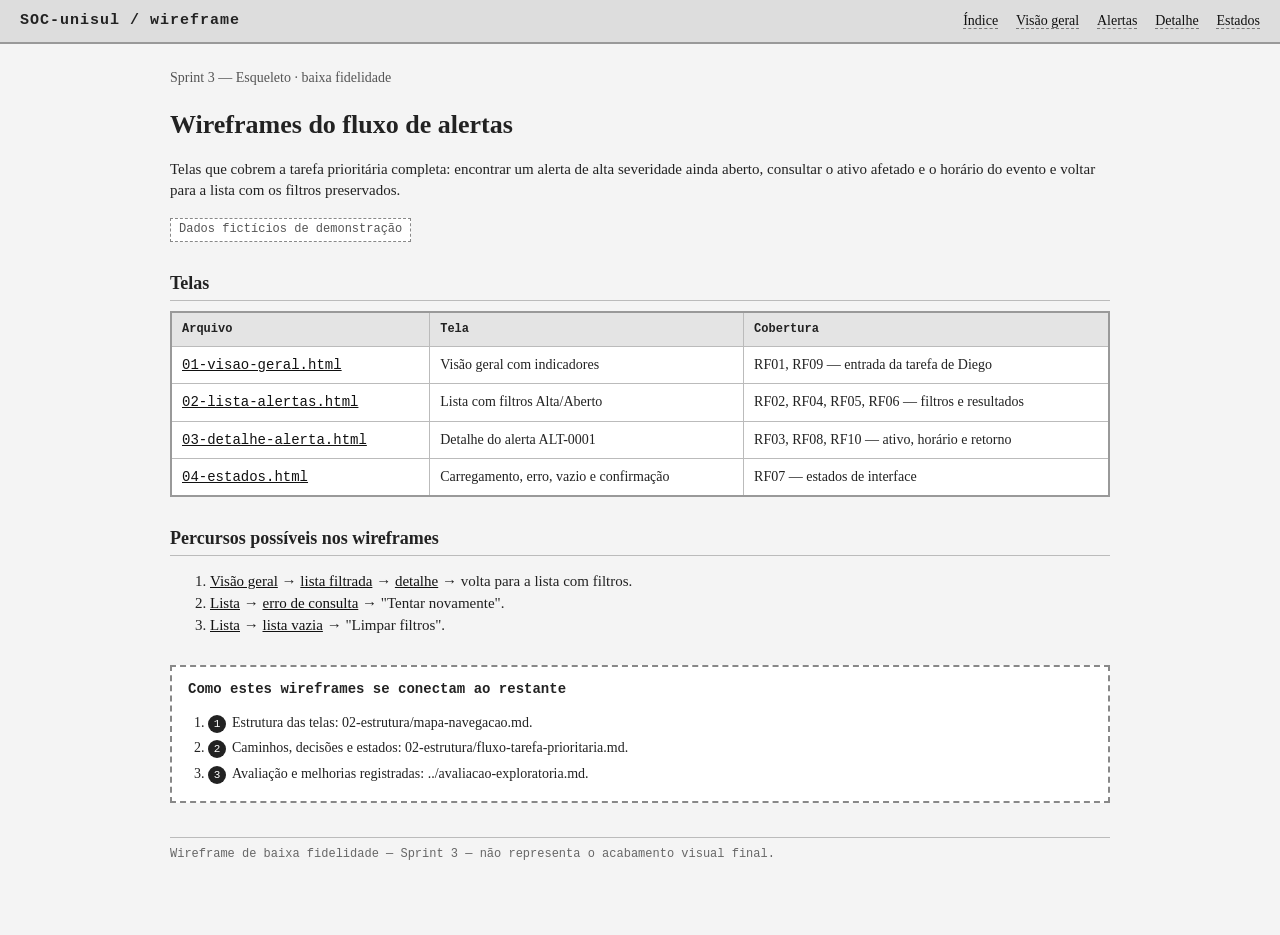
<file: 03-esqueleto/wireframes/index.html>
<!DOCTYPE html>
<html lang="pt-BR">
<head>
  <meta charset="utf-8">
  <meta name="viewport" content="width=device-width, initial-scale=1">
  <title>Wireframes — SOC-unisul — Sprint 3</title>
  <link rel="stylesheet" href="wireframe.css">
</head>
<body>
  <header class="topo">
    <strong>SOC-unisul / wireframe</strong>
    <nav>
      <a href="index.html">Índice</a>
      <a href="01-visao-geral.html">Visão geral</a>
      <a href="02-lista-alertas.html">Alertas</a>
      <a href="03-detalhe-alerta.html">Detalhe</a>
      <a href="04-estados.html">Estados</a>
    </nav>
  </header>

  <main class="pagina">
    <p class="sub">Sprint 3 — Esqueleto · baixa fidelidade</p>
    <h1>Wireframes do fluxo de alertas</h1>
    <p>
      Telas que cobrem a tarefa prioritária completa: encontrar um alerta de alta severidade
      ainda aberto, consultar o ativo afetado e o horário do evento e voltar para a lista
      com os filtros preservados.
    </p>
    <span class="aviso-dados">Dados fictícios de demonstração</span>

    <h2>Telas</h2>
    <table>
      <thead>
        <tr>
          <th>Arquivo</th>
          <th>Tela</th>
          <th>Cobertura</th>
        </tr>
      </thead>
      <tbody>
        <tr>
          <td class="id"><a href="01-visao-geral.html">01-visao-geral.html</a></td>
          <td>Visão geral com indicadores</td>
          <td>RF01, RF09 — entrada da tarefa de Diego</td>
        </tr>
        <tr>
          <td class="id"><a href="02-lista-alertas.html">02-lista-alertas.html</a></td>
          <td>Lista com filtros Alta/Aberto</td>
          <td>RF02, RF04, RF05, RF06 — filtros e resultados</td>
        </tr>
        <tr>
          <td class="id"><a href="03-detalhe-alerta.html">03-detalhe-alerta.html</a></td>
          <td>Detalhe do alerta ALT-0001</td>
          <td>RF03, RF08, RF10 — ativo, horário e retorno</td>
        </tr>
        <tr>
          <td class="id"><a href="04-estados.html">04-estados.html</a></td>
          <td>Carregamento, erro, vazio e confirmação</td>
          <td>RF07 — estados de interface</td>
        </tr>
      </tbody>
    </table>

    <h2>Percursos possíveis nos wireframes</h2>
    <ol>
      <li><a href="01-visao-geral.html">Visão geral</a> → <a href="02-lista-alertas.html">lista filtrada</a> → <a href="03-detalhe-alerta.html">detalhe</a> → volta para a lista com filtros.</li>
      <li><a href="02-lista-alertas.html">Lista</a> → <a href="04-estados.html">erro de consulta</a> → "Tentar novamente".</li>
      <li><a href="02-lista-alertas.html">Lista</a> → <a href="04-estados.html">lista vazia</a> → "Limpar filtros".</li>
    </ol>

    <aside class="notas">
      <h3>Como estes wireframes se conectam ao restante</h3>
      <ol>
        <li><span class="nota-num">1</span>Estrutura das telas: <span class="id">02-estrutura/mapa-navegacao.md</span>.</li>
        <li><span class="nota-num">2</span>Caminhos, decisões e estados: <span class="id">02-estrutura/fluxo-tarefa-prioritaria.md</span>.</li>
        <li><span class="nota-num">3</span>Avaliação e melhorias registradas: <span class="id">../avaliacao-exploratoria.md</span>.</li>
      </ol>
    </aside>

    <p class="rodape">Wireframe de baixa fidelidade — Sprint 3 — não representa o acabamento visual final.</p>
  </main>
</body>
</html>
</file>
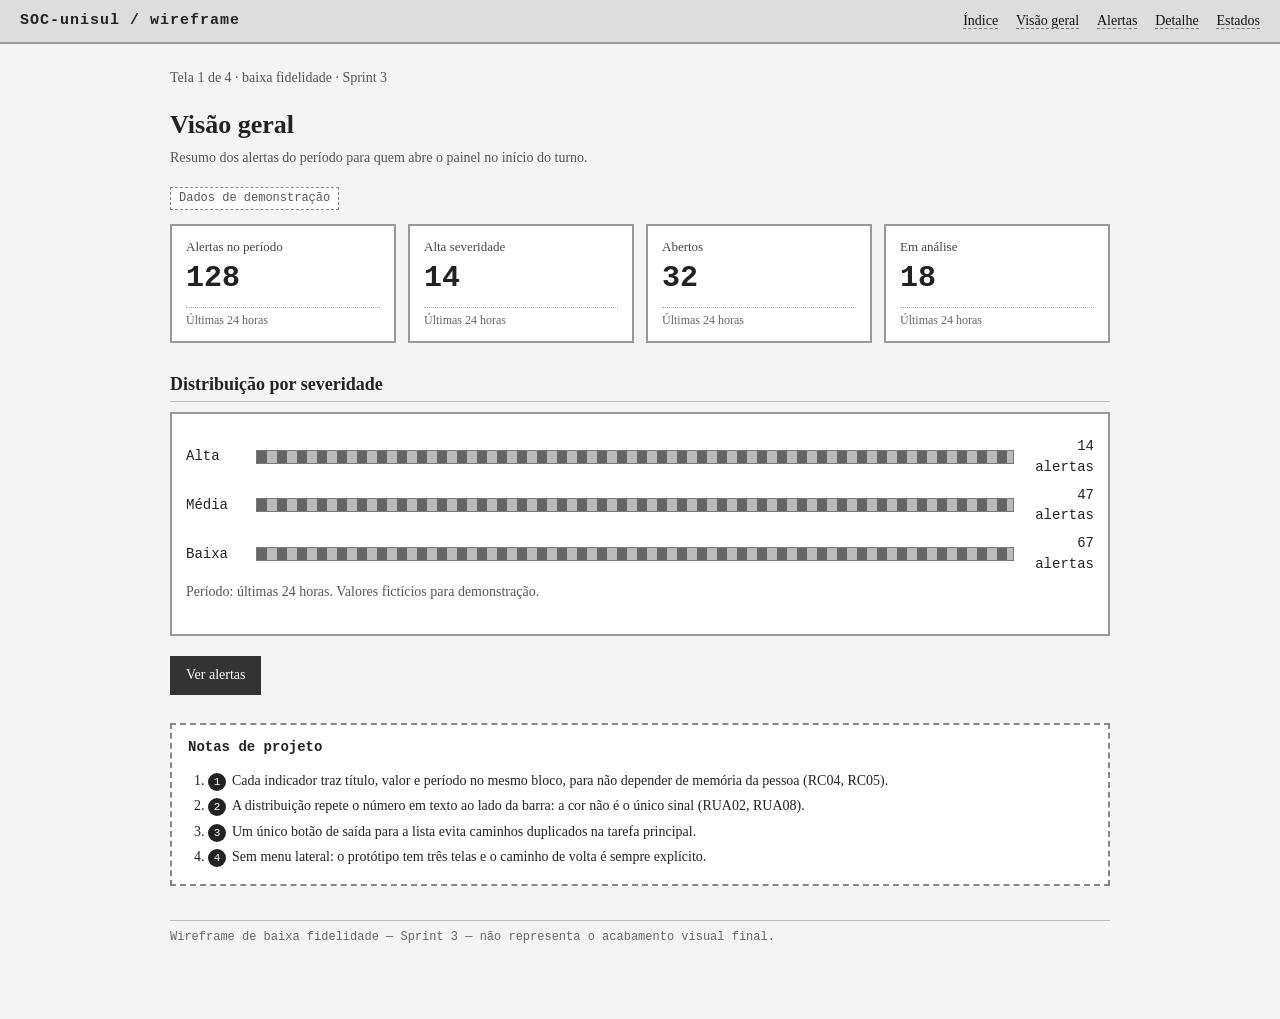
<file: 03-esqueleto/wireframes/01-visao-geral.html>
<!DOCTYPE html>
<html lang="pt-BR">
<head>
  <meta charset="utf-8">
  <meta name="viewport" content="width=device-width, initial-scale=1">
  <title>Wireframe — Visão geral — SOC-unisul</title>
  <link rel="stylesheet" href="wireframe.css">
</head>
<body>
  <header class="topo">
    <strong>SOC-unisul / wireframe</strong>
    <nav>
      <a href="index.html">Índice</a>
      <a href="01-visao-geral.html">Visão geral</a>
      <a href="02-lista-alertas.html">Alertas</a>
      <a href="03-detalhe-alerta.html">Detalhe</a>
      <a href="04-estados.html">Estados</a>
    </nav>
  </header>

  <main class="pagina">
    <p class="sub">Tela 1 de 4 · baixa fidelidade · Sprint 3</p>
    <h1>Visão geral</h1>
    <p class="sub">Resumo dos alertas do período para quem abre o painel no início do turno.</p>
    <span class="aviso-dados">Dados de demonstração</span>

    <div class="cartoes">
      <div class="cartao">
        <div class="rotulo">Alertas no período</div>
        <div class="valor">128</div>
        <div class="periodo">Últimas 24 horas</div>
      </div>
      <div class="cartao">
        <div class="rotulo">Alta severidade</div>
        <div class="valor">14</div>
        <div class="periodo">Últimas 24 horas</div>
      </div>
      <div class="cartao">
        <div class="rotulo">Abertos</div>
        <div class="valor">32</div>
        <div class="periodo">Últimas 24 horas</div>
      </div>
      <div class="cartao">
        <div class="rotulo">Em análise</div>
        <div class="valor">18</div>
        <div class="periodo">Últimas 24 horas</div>
      </div>
    </div>

    <h2>Distribuição por severidade</h2>
    <div class="barras">
      <div class="barra-linha">
        <span class="nome">Alta</span>
        <span class="traco"></span>
        <span class="qtd">14 alertas</span>
      </div>
      <div class="barra-linha">
        <span class="nome">Média</span>
        <span class="traco"></span>
        <span class="qtd">47 alertas</span>
      </div>
      <div class="barra-linha">
        <span class="nome">Baixa</span>
        <span class="traco"></span>
        <span class="qtd">67 alertas</span>
      </div>
      <p class="sub">Período: últimas 24 horas. Valores fictícios para demonstração.</p>
    </div>

    <p style="margin-top:20px">
      <a class="botao primario" href="02-lista-alertas.html">Ver alertas</a>
    </p>

    <aside class="notas">
      <h3>Notas de projeto</h3>
      <ol>
        <li><span class="nota-num">1</span>Cada indicador traz título, valor e período no mesmo bloco, para não depender de memória da pessoa (RC04, RC05).</li>
        <li><span class="nota-num">2</span>A distribuição repete o número em texto ao lado da barra: a cor não é o único sinal (RUA02, RUA08).</li>
        <li><span class="nota-num">3</span>Um único botão de saída para a lista evita caminhos duplicados na tarefa principal.</li>
        <li><span class="nota-num">4</span>Sem menu lateral: o protótipo tem três telas e o caminho de volta é sempre explícito.</li>
      </ol>
    </aside>

    <p class="rodape">Wireframe de baixa fidelidade — Sprint 3 — não representa o acabamento visual final.</p>
  </main>
</body>
</html>
</file>
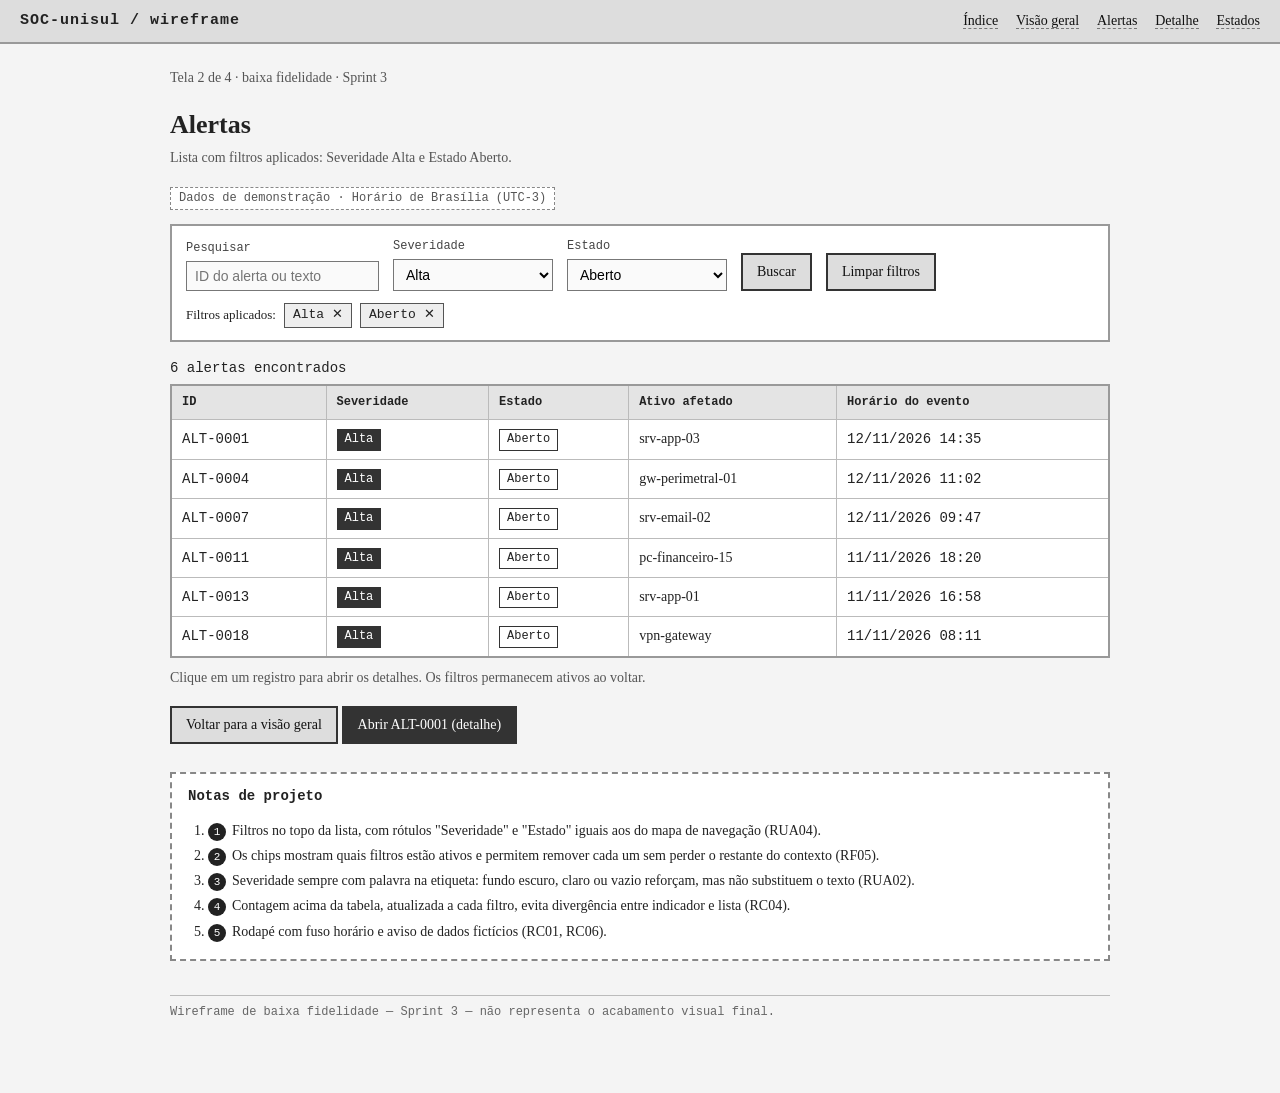
<file: 03-esqueleto/wireframes/02-lista-alertas.html>
<!DOCTYPE html>
<html lang="pt-BR">
<head>
  <meta charset="utf-8">
  <meta name="viewport" content="width=device-width, initial-scale=1">
  <title>Wireframe — Lista de alertas — SOC-unisul</title>
  <link rel="stylesheet" href="wireframe.css">
</head>
<body>
  <header class="topo">
    <strong>SOC-unisul / wireframe</strong>
    <nav>
      <a href="index.html">Índice</a>
      <a href="01-visao-geral.html">Visão geral</a>
      <a href="02-lista-alertas.html">Alertas</a>
      <a href="03-detalhe-alerta.html">Detalhe</a>
      <a href="04-estados.html">Estados</a>
    </nav>
  </header>

  <main class="pagina">
    <p class="sub">Tela 2 de 4 · baixa fidelidade · Sprint 3</p>
    <h1>Alertas</h1>
    <p class="sub">Lista com filtros aplicados: Severidade Alta e Estado Aberto.</p>
    <span class="aviso-dados">Dados de demonstração · Horário de Brasília (UTC-3)</span>

    <div class="filtros">
      <div class="campo-linha">
        <div class="campo">
          <label for="pesquisa">Pesquisar</label>
          <input id="pesquisa" type="text" placeholder="ID do alerta ou texto">
        </div>
        <div class="campo">
          <label for="severidade">Severidade</label>
          <select id="severidade">
            <option>Todas</option>
            <option selected>Alta</option>
            <option>Média</option>
            <option>Baixa</option>
          </select>
        </div>
        <div class="campo">
          <label for="estado">Estado</label>
          <select id="estado">
            <option>Todos</option>
            <option selected>Aberto</option>
            <option>Em análise</option>
            <option>Resolvido</option>
          </select>
        </div>
        <span class="botao">Buscar</span>
        <span class="botao">Limpar filtros</span>
      </div>
      <div class="chips">
        Filtros aplicados:
        <span class="chip">Alta ✕</span>
        <span class="chip">Aberto ✕</span>
      </div>
    </div>

    <p class="contagem">6 alertas encontrados</p>

    <table>
      <thead>
        <tr>
          <th>ID</th>
          <th>Severidade</th>
          <th>Estado</th>
          <th>Ativo afetado</th>
          <th>Horário do evento</th>
        </tr>
      </thead>
      <tbody>
        <tr>
          <td class="id">ALT-0001</td>
          <td><span class="etiqueta alta">Alta</span></td>
          <td><span class="etiqueta">Aberto</span></td>
          <td>srv-app-03</td>
          <td class="id">12/11/2026 14:35</td>
        </tr>
        <tr>
          <td class="id">ALT-0004</td>
          <td><span class="etiqueta alta">Alta</span></td>
          <td><span class="etiqueta">Aberto</span></td>
          <td>gw-perimetral-01</td>
          <td class="id">12/11/2026 11:02</td>
        </tr>
        <tr>
          <td class="id">ALT-0007</td>
          <td><span class="etiqueta alta">Alta</span></td>
          <td><span class="etiqueta">Aberto</span></td>
          <td>srv-email-02</td>
          <td class="id">12/11/2026 09:47</td>
        </tr>
        <tr>
          <td class="id">ALT-0011</td>
          <td><span class="etiqueta alta">Alta</span></td>
          <td><span class="etiqueta">Aberto</span></td>
          <td>pc-financeiro-15</td>
          <td class="id">11/11/2026 18:20</td>
        </tr>
        <tr>
          <td class="id">ALT-0013</td>
          <td><span class="etiqueta alta">Alta</span></td>
          <td><span class="etiqueta">Aberto</span></td>
          <td>srv-app-01</td>
          <td class="id">11/11/2026 16:58</td>
        </tr>
        <tr>
          <td class="id">ALT-0018</td>
          <td><span class="etiqueta alta">Alta</span></td>
          <td><span class="etiqueta">Aberto</span></td>
          <td>vpn-gateway</td>
          <td class="id">11/11/2026 08:11</td>
        </tr>
      </tbody>
    </table>

    <p class="sub" style="margin-top:10px">Clique em um registro para abrir os detalhes. Os filtros permanecem ativos ao voltar.</p>
    <p>
      <a class="botao" href="01-visao-geral.html">Voltar para a visão geral</a>
      <a class="botao primario" href="03-detalhe-alerta.html">Abrir ALT-0001 (detalhe)</a>
    </p>

    <aside class="notas">
      <h3>Notas de projeto</h3>
      <ol>
        <li><span class="nota-num">1</span>Filtros no topo da lista, com rótulos "Severidade" e "Estado" iguais aos do mapa de navegação (RUA04).</li>
        <li><span class="nota-num">2</span>Os chips mostram quais filtros estão ativos e permitem remover cada um sem perder o restante do contexto (RF05).</li>
        <li><span class="nota-num">3</span>Severidade sempre com palavra na etiqueta: fundo escuro, claro ou vazio reforçam, mas não substituem o texto (RUA02).</li>
        <li><span class="nota-num">4</span>Contagem acima da tabela, atualizada a cada filtro, evita divergência entre indicador e lista (RC04).</li>
        <li><span class="nota-num">5</span>Rodapé com fuso horário e aviso de dados fictícios (RC01, RC06).</li>
      </ol>
    </aside>

    <p class="rodape">Wireframe de baixa fidelidade — Sprint 3 — não representa o acabamento visual final.</p>
  </main>
</body>
</html>
</file>
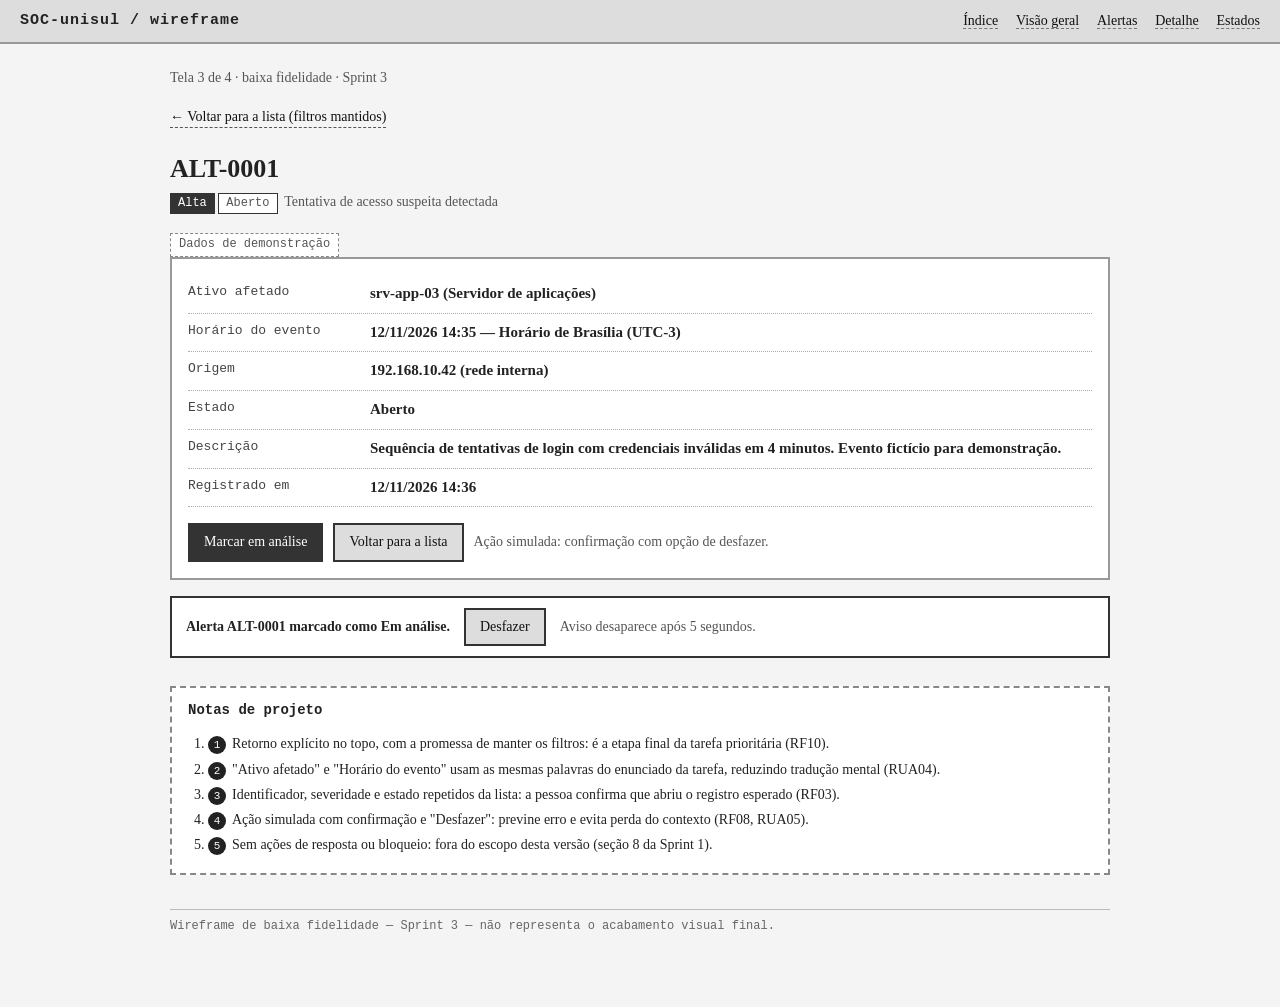
<file: 03-esqueleto/wireframes/03-detalhe-alerta.html>
<!DOCTYPE html>
<html lang="pt-BR">
<head>
  <meta charset="utf-8">
  <meta name="viewport" content="width=device-width, initial-scale=1">
  <title>Wireframe — Detalhe do alerta — SOC-unisul</title>
  <link rel="stylesheet" href="wireframe.css">
</head>
<body>
  <header class="topo">
    <strong>SOC-unisul / wireframe</strong>
    <nav>
      <a href="index.html">Índice</a>
      <a href="01-visao-geral.html">Visão geral</a>
      <a href="02-lista-alertas.html">Alertas</a>
      <a href="03-detalhe-alerta.html">Detalhe</a>
      <a href="04-estados.html">Estados</a>
    </nav>
  </header>

  <main class="pagina">
    <p class="sub">Tela 3 de 4 · baixa fidelidade · Sprint 3</p>

    <a class="voltar" href="02-lista-alertas.html">← Voltar para a lista (filtros mantidos)</a>

    <h1>ALT-0001</h1>
    <p class="sub">
      <span class="etiqueta alta">Alta</span>
      <span class="etiqueta">Aberto</span>
      &nbsp;Tentativa de acesso suspeita detectada
    </p>
    <span class="aviso-dados">Dados de demonstração</span>

    <div class="detalhe">
      <div class="linha-campo">
        <span class="rotulo">Ativo afetado</span>
        <span class="valor">srv-app-03 (Servidor de aplicações)</span>
      </div>
      <div class="linha-campo">
        <span class="rotulo">Horário do evento</span>
        <span class="valor">12/11/2026 14:35 — Horário de Brasília (UTC-3)</span>
      </div>
      <div class="linha-campo">
        <span class="rotulo">Origem</span>
        <span class="valor">192.168.10.42 (rede interna)</span>
      </div>
      <div class="linha-campo">
        <span class="rotulo">Estado</span>
        <span class="valor">Aberto</span>
      </div>
      <div class="linha-campo">
        <span class="rotulo">Descrição</span>
        <span class="valor">Sequência de tentativas de login com credenciais inválidas em 4 minutos. Evento fictício para demonstração.</span>
      </div>
      <div class="linha-campo">
        <span class="rotulo">Registrado em</span>
        <span class="valor">12/11/2026 14:36</span>
      </div>

      <div class="acoes">
        <span class="botao primario">Marcar em análise</span>
        <span class="botao">Voltar para a lista</span>
        <span class="sub" style="margin:0">Ação simulada: confirmação com opção de desfazer.</span>
      </div>
    </div>

    <div class="confirmacao">
      <strong>Alerta ALT-0001 marcado como Em análise.</strong>
      <span class="botao">Desfazer</span>
      <span class="sub" style="margin:0">Aviso desaparece após 5 segundos.</span>
    </div>

    <aside class="notas">
      <h3>Notas de projeto</h3>
      <ol>
        <li><span class="nota-num">1</span>Retorno explícito no topo, com a promessa de manter os filtros: é a etapa final da tarefa prioritária (RF10).</li>
        <li><span class="nota-num">2</span>"Ativo afetado" e "Horário do evento" usam as mesmas palavras do enunciado da tarefa, reduzindo tradução mental (RUA04).</li>
        <li><span class="nota-num">3</span>Identificador, severidade e estado repetidos da lista: a pessoa confirma que abriu o registro esperado (RF03).</li>
        <li><span class="nota-num">4</span>Ação simulada com confirmação e "Desfazer": previne erro e evita perda do contexto (RF08, RUA05).</li>
        <li><span class="nota-num">5</span>Sem ações de resposta ou bloqueio: fora do escopo desta versão (seção 8 da Sprint 1).</li>
      </ol>
    </aside>

    <p class="rodape">Wireframe de baixa fidelidade — Sprint 3 — não representa o acabamento visual final.</p>
  </main>
</body>
</html>
</file>
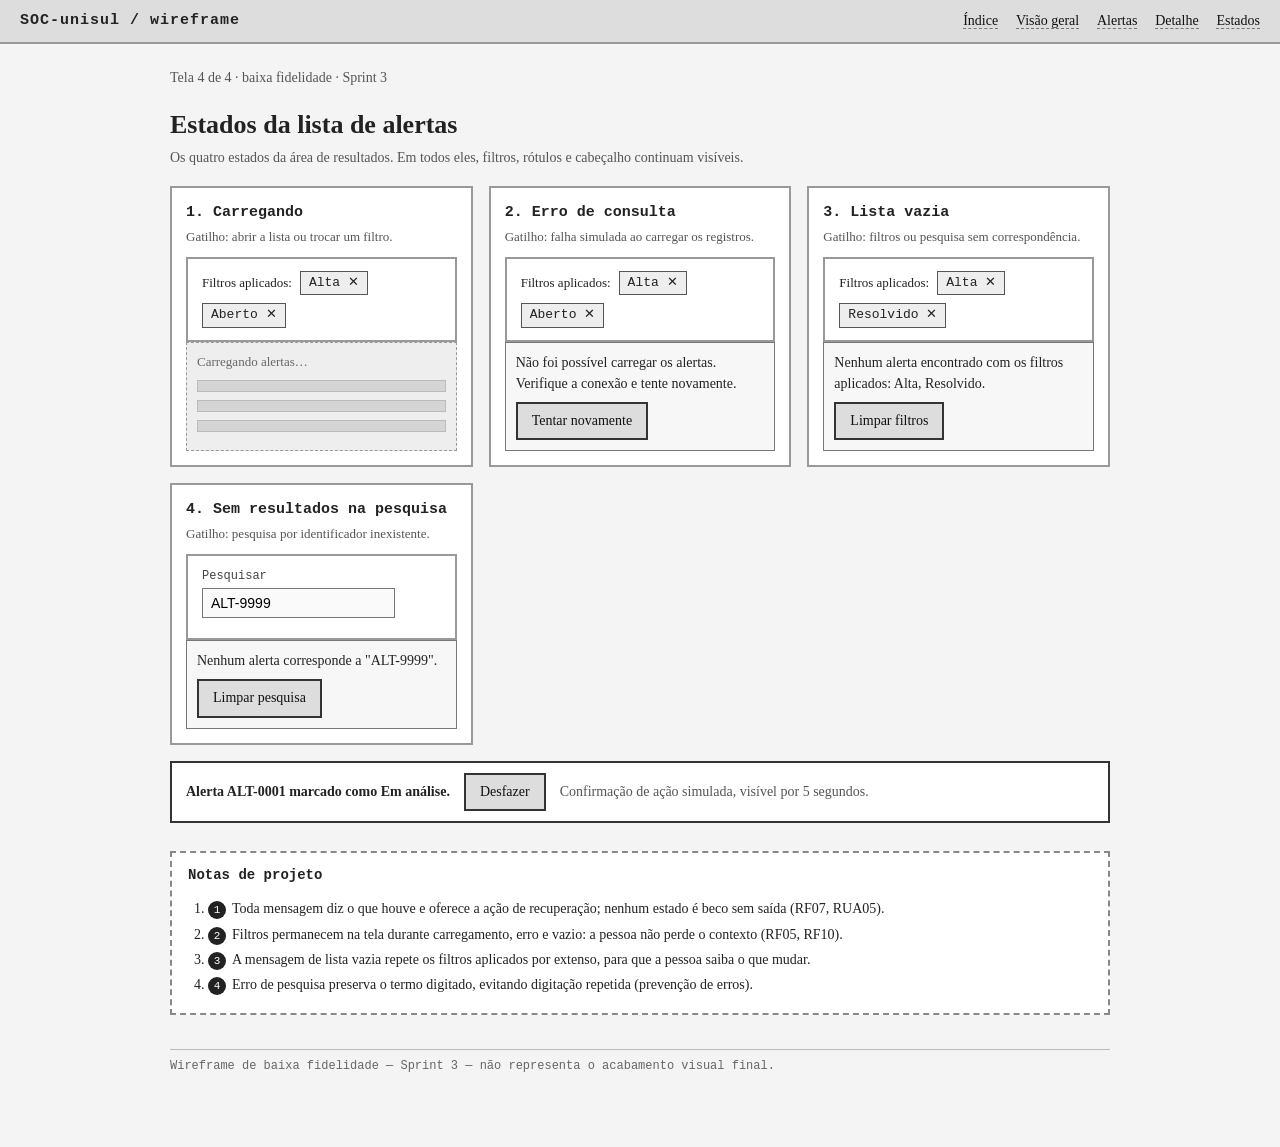
<file: 03-esqueleto/wireframes/04-estados.html>
<!DOCTYPE html>
<html lang="pt-BR">
<head>
  <meta charset="utf-8">
  <meta name="viewport" content="width=device-width, initial-scale=1">
  <title>Wireframe — Estados da lista — SOC-unisul</title>
  <link rel="stylesheet" href="wireframe.css">
</head>
<body>
  <header class="topo">
    <strong>SOC-unisul / wireframe</strong>
    <nav>
      <a href="index.html">Índice</a>
      <a href="01-visao-geral.html">Visão geral</a>
      <a href="02-lista-alertas.html">Alertas</a>
      <a href="03-detalhe-alerta.html">Detalhe</a>
      <a href="04-estados.html">Estados</a>
    </nav>
  </header>

  <main class="pagina">
    <p class="sub">Tela 4 de 4 · baixa fidelidade · Sprint 3</p>
    <h1>Estados da lista de alertas</h1>
    <p class="sub">Os quatro estados da área de resultados. Em todos eles, filtros, rótulos e cabeçalho continuam visíveis.</p>

    <div class="paineis">
      <section class="painel">
        <h3>1. Carregando</h3>
        <p class="desc">Gatilho: abrir a lista ou trocar um filtro.</p>
        <div class="filtros" style="margin-top:0">
          <div class="chips" style="margin-top:0">
            Filtros aplicados:
            <span class="chip">Alta ✕</span>
            <span class="chip">Aberto ✕</span>
          </div>
        </div>
        <div class="esqueleto">
          Carregando alertas…
          <div class="barra"></div>
          <div class="barra"></div>
          <div class="barra"></div>
        </div>
      </section>

      <section class="painel">
        <h3>2. Erro de consulta</h3>
        <p class="desc">Gatilho: falha simulada ao carregar os registros.</p>
        <div class="filtros" style="margin-top:0">
          <div class="chips" style="margin-top:0">
            Filtros aplicados:
            <span class="chip">Alta ✕</span>
            <span class="chip">Aberto ✕</span>
          </div>
        </div>
        <div class="mensagem">
          Não foi possível carregar os alertas. Verifique a conexão e tente novamente.
          <span class="acao botao">Tentar novamente</span>
        </div>
      </section>

      <section class="painel">
        <h3>3. Lista vazia</h3>
        <p class="desc">Gatilho: filtros ou pesquisa sem correspondência.</p>
        <div class="filtros" style="margin-top:0">
          <div class="chips" style="margin-top:0">
            Filtros aplicados:
            <span class="chip">Alta ✕</span>
            <span class="chip">Resolvido ✕</span>
          </div>
        </div>
        <div class="mensagem">
          Nenhum alerta encontrado com os filtros aplicados: Alta, Resolvido.
          <span class="acao botao">Limpar filtros</span>
        </div>
      </section>

      <section class="painel">
        <h3>4. Sem resultados na pesquisa</h3>
        <p class="desc">Gatilho: pesquisa por identificador inexistente.</p>
        <div class="filtros" style="margin-top:0">
          <div class="campo" style="margin-bottom:8px">
            <label for="pesquisa-vazia">Pesquisar</label>
            <input id="pesquisa-vazia" type="text" value="ALT-9999">
          </div>
        </div>
        <div class="mensagem">
          Nenhum alerta corresponde a "ALT-9999".
          <span class="acao botao">Limpar pesquisa</span>
        </div>
      </section>
    </div>

    <div class="confirmacao">
      <strong>Alerta ALT-0001 marcado como Em análise.</strong>
      <span class="botao">Desfazer</span>
      <span class="sub" style="margin:0">Confirmação de ação simulada, visível por 5 segundos.</span>
    </div>

    <aside class="notas">
      <h3>Notas de projeto</h3>
      <ol>
        <li><span class="nota-num">1</span>Toda mensagem diz o que houve e oferece a ação de recuperação; nenhum estado é beco sem saída (RF07, RUA05).</li>
        <li><span class="nota-num">2</span>Filtros permanecem na tela durante carregamento, erro e vazio: a pessoa não perde o contexto (RF05, RF10).</li>
        <li><span class="nota-num">3</span>A mensagem de lista vazia repete os filtros aplicados por extenso, para que a pessoa saiba o que mudar.</li>
        <li><span class="nota-num">4</span>Erro de pesquisa preserva o termo digitado, evitando digitação repetida (prevenção de erros).</li>
      </ol>
    </aside>

    <p class="rodape">Wireframe de baixa fidelidade — Sprint 3 — não representa o acabamento visual final.</p>
  </main>
</body>
</html>
</file>
<file: 03-esqueleto/wireframes/wireframe.css>
/* Wireframes — SOC-unisul (Sprint 3)
   Estilo cinza de baixa fidelidade: blocos, contornos e rótulos.
   Sem identidade visual definitiva; isso fica para a Sprint 4. */

* {
  box-sizing: border-box;
}

body {
  margin: 0;
  background: #f4f4f4;
  color: #222;
  font-family: Georgia, "Times New Roman", serif;
  font-size: 15px;
  line-height: 1.45;
}

a {
  color: #111;
}

.topo {
  display: flex;
  justify-content: space-between;
  align-items: center;
  gap: 16px;
  flex-wrap: wrap;
  padding: 10px 20px;
  background: #ddd;
  border-bottom: 2px solid #999;
}

.topo strong {
  font-family: "Courier New", monospace;
  letter-spacing: 1px;
}

.topo nav a {
  margin-left: 14px;
  text-decoration: none;
  border-bottom: 1px dashed #777;
  font-size: 14px;
}

.pagina {
  max-width: 980px;
  margin: 0 auto;
  padding: 24px 20px 60px;
}

h1 {
  font-size: 26px;
  margin: 8px 0 4px;
}

h2 {
  font-size: 18px;
  margin: 28px 0 10px;
  border-bottom: 1px solid #bbb;
  padding-bottom: 4px;
}

.sub {
  color: #555;
  font-size: 14px;
  margin: 0 0 18px;
}

.aviso-dados {
  display: inline-block;
  border: 1px dashed #888;
  padding: 2px 8px;
  font-size: 12px;
  font-family: "Courier New", monospace;
  color: #555;
  background: #fff;
}

/* blocos de indicador */
.cartoes {
  display: grid;
  grid-template-columns: repeat(auto-fit, minmax(180px, 1fr));
  gap: 12px;
  margin: 14px 0;
}

.cartao {
  background: #fff;
  border: 2px solid #999;
  padding: 12px 14px;
}

.cartao .rotulo {
  font-size: 13px;
  color: #444;
  text-transform: none;
}

.cartao .valor {
  font-size: 30px;
  font-family: "Courier New", monospace;
  font-weight: bold;
}

.cartao .periodo {
  font-size: 12px;
  color: #666;
  border-top: 1px dotted #aaa;
  margin-top: 6px;
  padding-top: 4px;
}

/* barras da distribuição */
.barras {
  background: #fff;
  border: 2px solid #999;
  padding: 14px;
}

.barra-linha {
  display: flex;
  align-items: center;
  gap: 10px;
  margin: 8px 0;
  font-size: 14px;
}

.barra-linha .nome {
  width: 60px;
  font-family: "Courier New", monospace;
}

.barra-linha .traco {
  flex: 1;
  height: 14px;
  background: repeating-linear-gradient(
    90deg,
    #666 0 10px,
    #bbb 10px 20px
  );
  border: 1px solid #777;
}

.barra-linha .qtd {
  width: 70px;
  text-align: right;
  font-family: "Courier New", monospace;
}

/* filtros e pesquisa */
.filtros {
  background: #fff;
  border: 2px solid #999;
  padding: 12px 14px;
  margin-top: 14px;
}

.campo-linha {
  display: flex;
  flex-wrap: wrap;
  gap: 14px;
  align-items: flex-end;
}

.campo label {
  display: block;
  font-size: 12px;
  color: #444;
  margin-bottom: 3px;
  font-family: "Courier New", monospace;
}

.campo input,
.campo select {
  border: 1.5px solid #777;
  background: #fafafa;
  padding: 6px 8px;
  font-size: 14px;
  min-width: 160px;
}

.botao {
  display: inline-block;
  border: 2px solid #333;
  background: #ddd;
  padding: 7px 14px;
  font-size: 14px;
  text-decoration: none;
  color: #111;
  cursor: pointer;
}

.botao.primario {
  background: #333;
  color: #fff;
}

.chips {
  margin-top: 12px;
  font-size: 13px;
  display: flex;
  gap: 8px;
  align-items: center;
  flex-wrap: wrap;
}

.chip {
  border: 1.5px solid #555;
  background: #eee;
  padding: 2px 8px;
  font-family: "Courier New", monospace;
}

.contagem {
  margin: 16px 0 6px;
  font-family: "Courier New", monospace;
  font-size: 14px;
}

/* tabela de alertas */
table {
  width: 100%;
  border-collapse: collapse;
  background: #fff;
  border: 2px solid #999;
  font-size: 14px;
}

th,
td {
  border: 1px solid #bbb;
  padding: 8px 10px;
  text-align: left;
}

th {
  background: #e4e4e4;
  font-family: "Courier New", monospace;
  font-size: 12px;
}

td.id {
  font-family: "Courier New", monospace;
}

/* rótulos de severidade/estado com texto, não só cor */
.etiqueta {
  display: inline-block;
  border: 1.5px solid #333;
  padding: 1px 7px;
  font-size: 12px;
  font-family: "Courier New", monospace;
  background: #fff;
}

.etiqueta.alta {
  background: #333;
  color: #fff;
}

.etiqueta.media {
  background: #ccc;
}

.etiqueta.baixa {
  background: #fff;
}

/* detalhe */
.voltar {
  display: inline-block;
  margin-bottom: 14px;
  border-bottom: 1px dashed #555;
  text-decoration: none;
  font-size: 14px;
}

.detalhe {
  background: #fff;
  border: 2px solid #999;
  padding: 16px;
}

.linha-campo {
  display: flex;
  gap: 12px;
  padding: 8px 0;
  border-bottom: 1px dotted #aaa;
}

.linha-campo .rotulo {
  width: 170px;
  font-family: "Courier New", monospace;
  font-size: 13px;
  color: #444;
}

.linha-campo .valor {
  font-weight: bold;
}

.acoes {
  margin-top: 16px;
  display: flex;
  gap: 10px;
  align-items: center;
  flex-wrap: wrap;
}

/* estados */
.paineis {
  display: grid;
  grid-template-columns: repeat(auto-fit, minmax(280px, 1fr));
  gap: 16px;
  margin-top: 14px;
}

.painel {
  background: #fff;
  border: 2px solid #999;
  padding: 14px;
}

.painel h3 {
  margin: 0 0 4px;
  font-size: 15px;
  font-family: "Courier New", monospace;
}

.painel .desc {
  font-size: 13px;
  color: #555;
  margin: 0 0 10px;
}

.esqueleto {
  border: 1.5px dashed #999;
  background: #eee;
  padding: 10px;
  font-size: 13px;
  color: #666;
}

.esqueleto .barra {
  height: 12px;
  background: #d5d5d5;
  border: 1px solid #bbb;
  margin: 8px 0;
}

.mensagem {
  border: 1.5px solid #777;
  background: #f7f7f7;
  padding: 10px;
  font-size: 14px;
}

.mensagem .acao {
  display: inline-block;
  margin-top: 8px;
}

.confirmacao {
  border: 2px solid #333;
  background: #fff;
  padding: 10px 14px;
  margin-top: 16px;
  font-size: 14px;
  display: flex;
  gap: 14px;
  align-items: center;
  flex-wrap: wrap;
}

/* notas de anotação */
.notas {
  background: #fff;
  border: 2px dashed #888;
  padding: 12px 16px;
  margin-top: 28px;
  font-size: 14px;
}

.notas h3 {
  margin-top: 0;
  font-family: "Courier New", monospace;
  font-size: 14px;
}

.notas ol {
  margin: 6px 0 0;
  padding-left: 20px;
}

.notas li {
  margin: 5px 0;
}

.nota-num {
  display: inline-block;
  width: 18px;
  height: 18px;
  line-height: 18px;
  text-align: center;
  background: #222;
  color: #fff;
  border-radius: 50%;
  font-size: 11px;
  font-family: "Courier New", monospace;
  margin-right: 6px;
}

.rodape {
  margin-top: 34px;
  font-size: 12px;
  color: #666;
  border-top: 1px solid #bbb;
  padding-top: 8px;
  font-family: "Courier New", monospace;
}

@media (max-width: 640px) {
  .linha-campo {
    display: block;
  }

  .linha-campo .rotulo {
    width: auto;
    display: block;
    margin-bottom: 2px;
  }

  .campo input,
  .campo select {
    min-width: 0;
    width: 100%;
  }

  .campo {
    width: 100%;
  }
}
</file>
